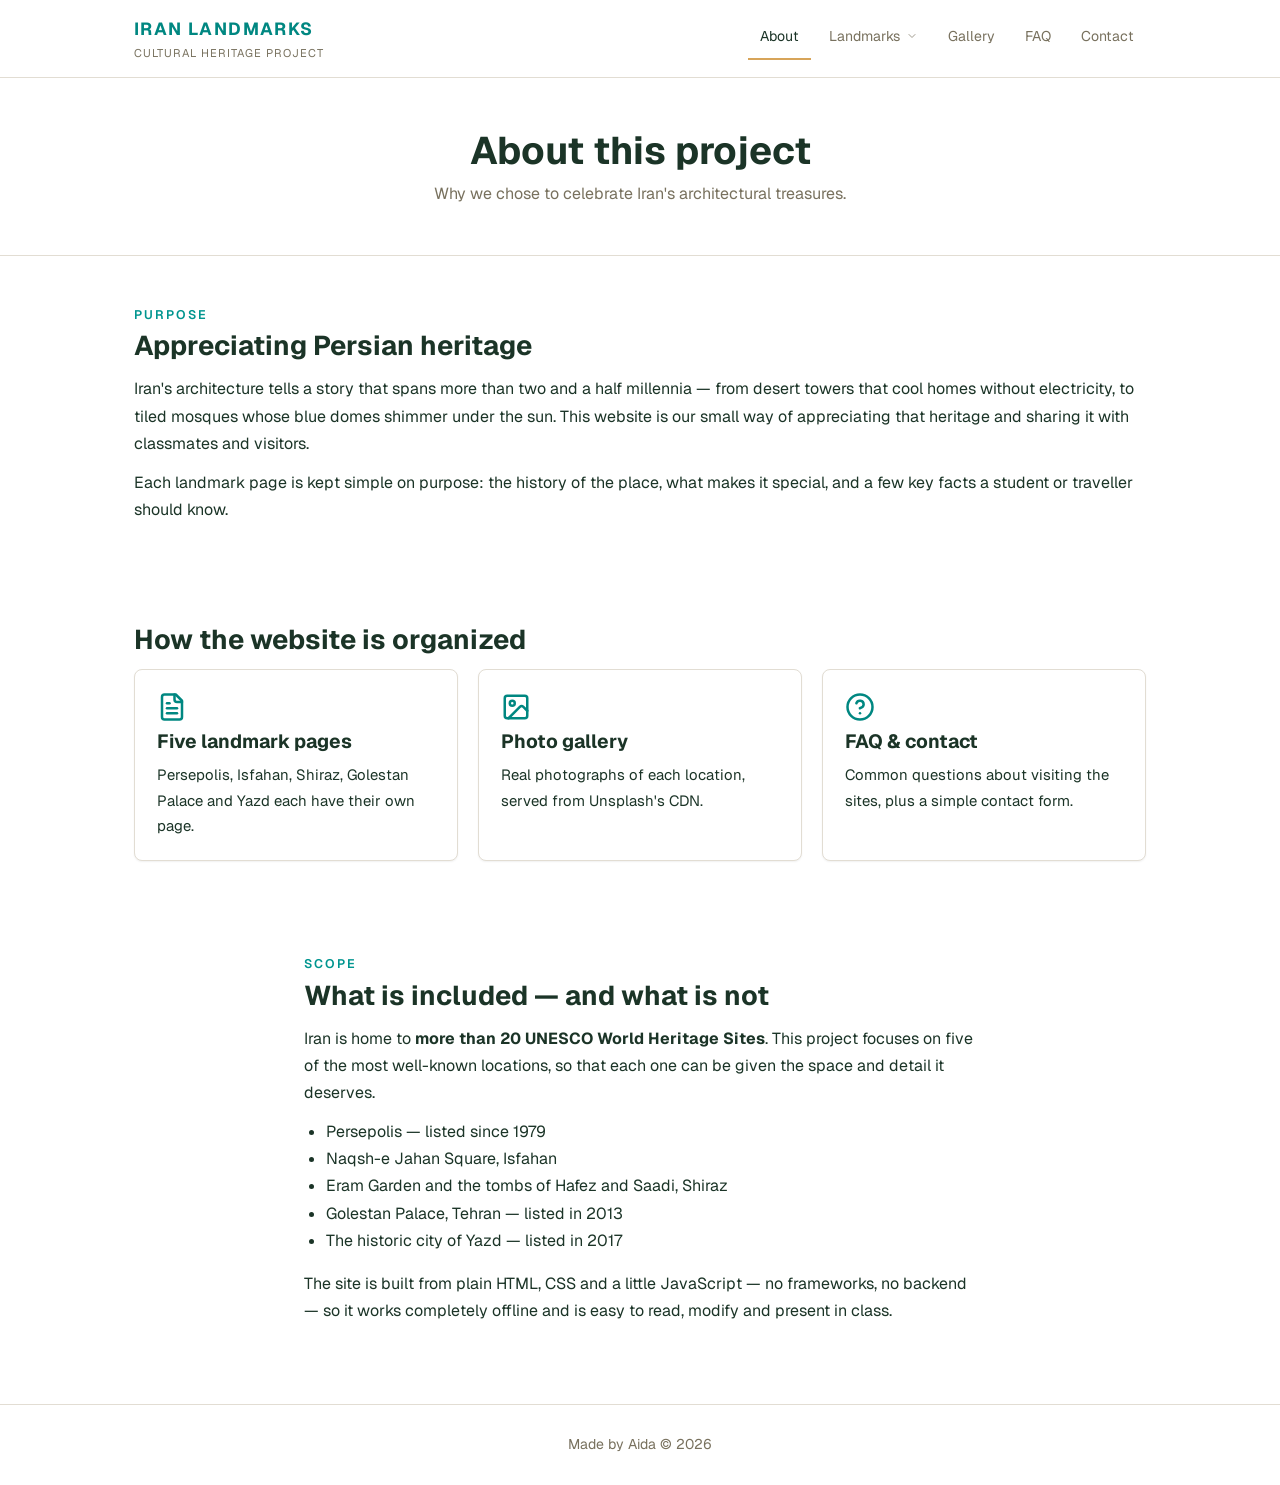
<file: about.html>
<!DOCTYPE html>
<html lang="en">
<head>
  <meta charset="UTF-8" />
  <meta name="viewport" content="width=device-width, initial-scale=1.0" />
  <meta name="description" content="About the Iran Landmarks project — purpose, appreciation for Persian heritage and project scope." />
  <title>About — Iran Landmarks</title>
  <!-- Fonts: shadcn's default "Geist" family -->
  <link rel="preconnect" href="https://fonts.googleapis.com" />
  <link rel="preconnect" href="https://fonts.gstatic.com" crossorigin />
  <link href="https://fonts.googleapis.com/css2?family=Geist:wght@400;500;600;700&family=Geist+Mono:wght@400;500&display=swap" rel="stylesheet" />
  <link rel="stylesheet" href="style.css" />
</head>
<body>

  <!-- ===================== HEADER (same on every page) =================== -->
  <header class="site-header">
    <div class="container header-inner">
      <a class="brand" href="index.html">
        <span class="brand-title">Iran Landmarks</span>
        <span class="brand-subtitle">Cultural Heritage Project</span>
      </a>

      <nav class="nav" aria-label="Main navigation">
<a href="about.html" class="active">About</a>
        <div class="nav-dropdown">
          <button class="nav-dropdown-toggle" type="button" aria-expanded="false" aria-haspopup="true">Landmarks <svg class="nav-caret" xmlns="http://www.w3.org/2000/svg" width="12" height="12" viewBox="0 0 24 24" fill="none" stroke="currentColor" stroke-width="2" stroke-linecap="round" stroke-linejoin="round" aria-hidden="true"><path d="m6 9 6 6 6-6"/></svg></button>
          <div class="nav-dropdown-menu">
            <a href="persepolis.html">Persepolis</a>
            <a href="isfahan.html">Isfahan</a>
            <a href="shiraz.html">Shiraz</a>
            <a href="golestan.html">Tehran</a>
            <a href="yazd.html">Yazd</a>
          </div>
        </div>
        <a href="gallery.html">Gallery</a>
        <a href="faq.html">FAQ</a>
        <a href="contact.html">Contact</a>
      </nav>
    </div>
  </header>

  <main>
    <!-- ============================ BANNER =============================== -->
    <section class="page-banner">
      <div class="container">
        <h1>About this project</h1>
        <p>Why we chose to celebrate Iran's architectural treasures.</p>
      </div>
    </section>

    <!-- ============================ PURPOSE ============================== -->
    <section>
      <div class="container">
        <span class="eyebrow">Purpose</span>
        <h2>Appreciating Persian heritage</h2>
        <p>
          Iran's architecture tells a story that spans more than two and a half
          millennia — from desert towers that cool homes without electricity,
          to tiled mosques whose blue domes shimmer under the sun. This website
          is our small way of appreciating that heritage and sharing it with
          classmates and visitors.
        </p>
        <p>
          Each landmark page is kept simple on purpose: the history of the
          place, what makes it special, and a few key facts a student or
          traveller should know.
        </p>
      </div>
    </section>

    <!-- ========================= SITE STRUCTURE ========================== -->
    <section>
      <div class="container">
        <h2>How the website is organized</h2>
        <div class="card-row">

          <div class="card">
            <div class="card-icon"><svg xmlns="http://www.w3.org/2000/svg" width="30" height="30" viewBox="0 0 24 24" fill="none" stroke="currentColor" stroke-width="2" stroke-linecap="round" stroke-linejoin="round" aria-hidden="true"><path d="M15 2H6a2 2 0 0 0-2 2v16a2 2 0 0 0 2 2h12a2 2 0 0 0 2-2V7Z"/><path d="M14 2v4a2 2 0 0 0 2 2h4"/><path d="M10 9H8"/><path d="M16 13H8"/><path d="M16 17H8"/></svg></div>
            <h3>Five landmark pages</h3>
            <p>Persepolis, Isfahan, Shiraz, Golestan Palace and Yazd each have their own page.</p>
          </div>

          <div class="card">
            <div class="card-icon"><svg xmlns="http://www.w3.org/2000/svg" width="30" height="30" viewBox="0 0 24 24" fill="none" stroke="currentColor" stroke-width="2" stroke-linecap="round" stroke-linejoin="round" aria-hidden="true"><rect width="18" height="18" x="3" y="3" rx="2" ry="2"/><circle cx="9" cy="9" r="2"/><path d="m21 15-3.086-3.086a2 2 0 0 0-2.828 0L6 21"/></svg></div>
            <h3>Photo gallery</h3>
            <p>Real photographs of each location, served from Unsplash's CDN.</p>
          </div>

          <div class="card">
            <div class="card-icon"><svg xmlns="http://www.w3.org/2000/svg" width="30" height="30" viewBox="0 0 24 24" fill="none" stroke="currentColor" stroke-width="2" stroke-linecap="round" stroke-linejoin="round" aria-hidden="true"><circle cx="12" cy="12" r="10"/><path d="M9.09 9a3 3 0 0 1 5.83 1c0 2-3 3-3 3"/><path d="M12 17h.01"/></svg></div>
            <h3>FAQ &amp; contact</h3>
            <p>Common questions about visiting the sites, plus a simple contact form.</p>
          </div>

        </div>
      </div>
    </section>

    <!-- ========================= PROJECT SCOPE =========================== -->
    <section>
      <div class="container" style="max-width: 720px;">
        <span class="eyebrow">Scope</span>
        <h2>What is included — and what is not</h2>
        <p>
          Iran is home to <strong>more than 20 UNESCO World Heritage Sites</strong>.
          This project focuses on five of the most well-known locations, so that
          each one can be given the space and detail it deserves.
        </p>
        <ul>
          <li>Persepolis — listed since 1979</li>
          <li>Naqsh-e Jahan Square, Isfahan</li>
          <li>Eram Garden and the tombs of Hafez and Saadi, Shiraz</li>
          <li>Golestan Palace, Tehran — listed in 2013</li>
          <li>The historic city of Yazd — listed in 2017</li>
        </ul>
        <p style="margin-top: 16px;">
          The site is built from plain HTML, CSS and a little JavaScript — no
          frameworks, no backend — so it works completely offline and is easy
          to read, modify and present in class.
        </p>
      </div>
    </section>
  </main>

  <!-- ===================== FOOTER (same on every page) =================== -->
  <footer class="site-footer">
    <div class="container footer-inner">
      <p>Made by Aida &copy; <span id="year">2026</span></p>
    </div>
  </footer>

  <script src="main.js" defer></script>
</body>
</html>
</file>
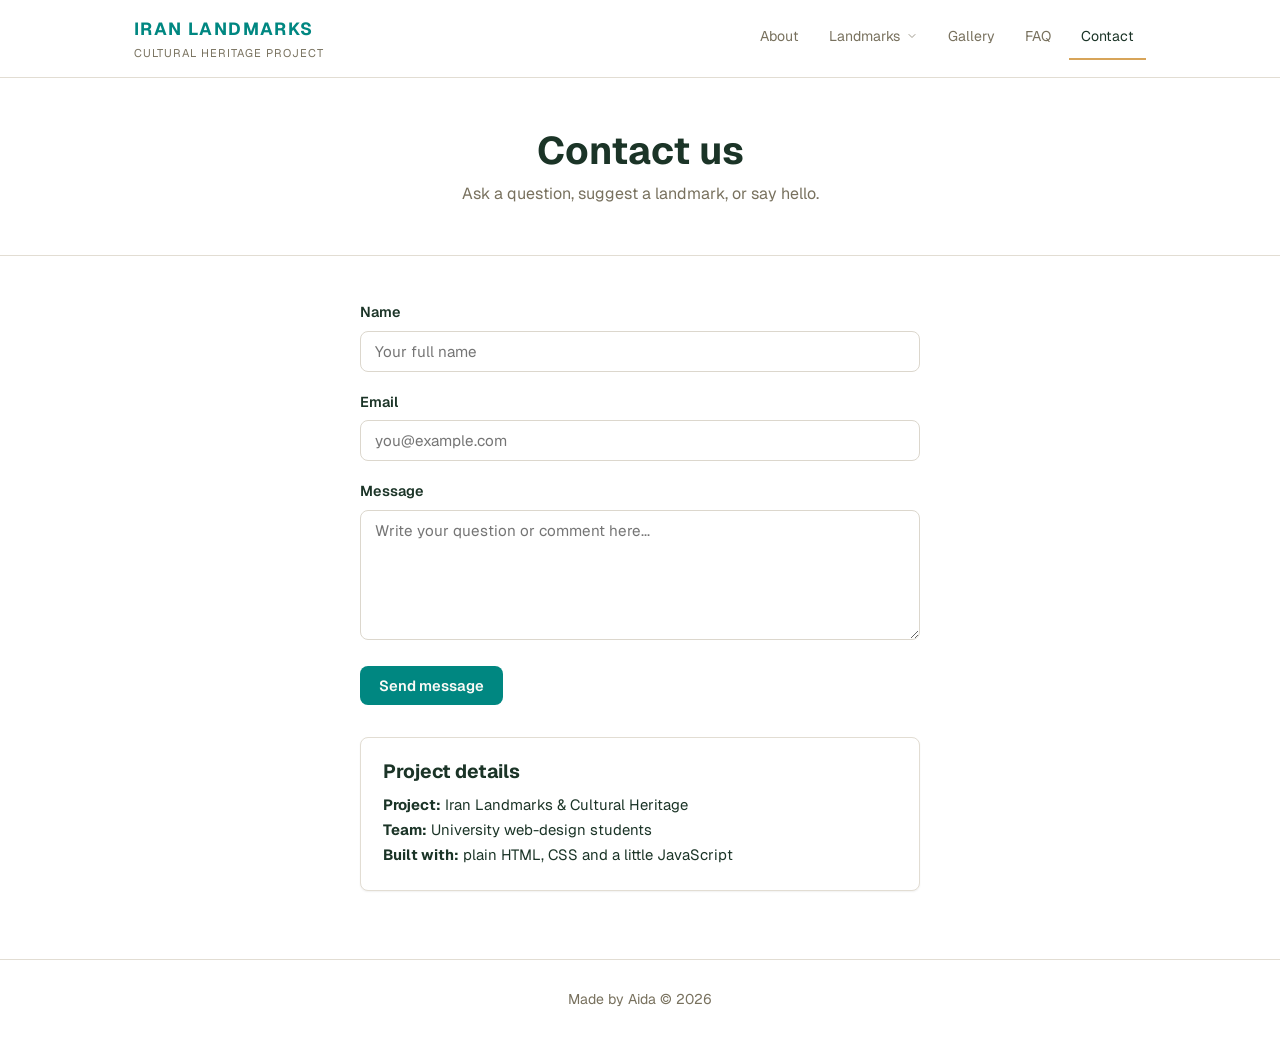
<file: contact.html>
<!DOCTYPE html>
<html lang="en">
<head>
  <meta charset="UTF-8" />
  <meta name="viewport" content="width=device-width, initial-scale=1.0" />
  <meta name="description" content="Contact page — send the project team a message with a simple form (no backend)." />
  <title>Contact — Iran Landmarks</title>
  <!-- Fonts: shadcn's default "Geist" family -->
  <link rel="preconnect" href="https://fonts.googleapis.com" />
  <link rel="preconnect" href="https://fonts.gstatic.com" crossorigin />
  <link href="https://fonts.googleapis.com/css2?family=Geist:wght@400;500;600;700&family=Geist+Mono:wght@400;500&display=swap" rel="stylesheet" />
  <link rel="stylesheet" href="style.css" />
</head>
<body>

  <!-- ===================== HEADER (same on every page) =================== -->
  <header class="site-header">
    <div class="container header-inner">
      <a class="brand" href="index.html">
        <span class="brand-title">Iran Landmarks</span>
        <span class="brand-subtitle">Cultural Heritage Project</span>
      </a>

      <nav class="nav" aria-label="Main navigation">
        <a href="about.html">About</a>
        <div class="nav-dropdown">
          <button class="nav-dropdown-toggle" type="button" aria-expanded="false" aria-haspopup="true">Landmarks <svg class="nav-caret" xmlns="http://www.w3.org/2000/svg" width="12" height="12" viewBox="0 0 24 24" fill="none" stroke="currentColor" stroke-width="2" stroke-linecap="round" stroke-linejoin="round" aria-hidden="true"><path d="m6 9 6 6 6-6"/></svg></button>
          <div class="nav-dropdown-menu">
            <a href="persepolis.html">Persepolis</a>
            <a href="isfahan.html">Isfahan</a>
            <a href="shiraz.html">Shiraz</a>
            <a href="golestan.html">Tehran</a>
            <a href="yazd.html">Yazd</a>
          </div>
        </div>
        <a href="gallery.html">Gallery</a>
        <a href="faq.html">FAQ</a>
        <a href="contact.html" class="active">Contact</a>
      </nav>
    </div>
  </header>

  <main>
    <!-- ============================ BANNER =============================== -->
    <section class="page-banner">
      <div class="container">
        <h1>Contact us</h1>
        <p>Ask a question, suggest a landmark, or say hello.</p>
      </div>
    </section>

    <!-- =========================== THE FORM ============================== -->
    <section>
      <div class="container">
        <form class="contact-form" id="contactForm" novalidate>

          <!-- Success message — revealed by main.js when the form is valid -->
          <div class="form-success">
            ✅ Thank you! Your message has been sent (this is a demonstration —
            there is no server, so nothing actually leaves the page).
          </div>

          <div class="form-group">
            <label class="form-label" for="name">Name</label>
            <input class="form-input" type="text" id="name" name="name"
                   placeholder="Your full name" autocomplete="name" />
          </div>

          <div class="form-group">
            <label class="form-label" for="email">Email</label>
            <input class="form-input" type="email" id="email" name="email"
                   placeholder="you@example.com" autocomplete="email" />
          </div>

          <div class="form-group">
            <label class="form-label" for="message">Message</label>
            <textarea class="form-input" id="message" name="message"
                      placeholder="Write your question or comment here..."></textarea>
          </div>

          <button class="button button--primary" type="submit">Send message</button>
        </form>

        <!-- Simple mock address details -->
        <div class="card" style="max-width: 560px; margin: 32px auto 0;">
          <h3>Project details</h3>
          <p>
            <strong>Project:</strong> Iran Landmarks &amp; Cultural Heritage<br />
            <strong>Team:</strong> University web-design students<br />
            <strong>Built with:</strong> plain HTML, CSS and a little JavaScript
          </p>
        </div>
      </div>
    </section>
  </main>

  <!-- ===================== FOOTER (same on every page) =================== -->
  <footer class="site-footer">
    <div class="container footer-inner">
      <p>Made by Aida &copy; <span id="year">2026</span></p>
    </div>
  </footer>

  <script src="main.js" defer></script>
</body>
</html>
</file>
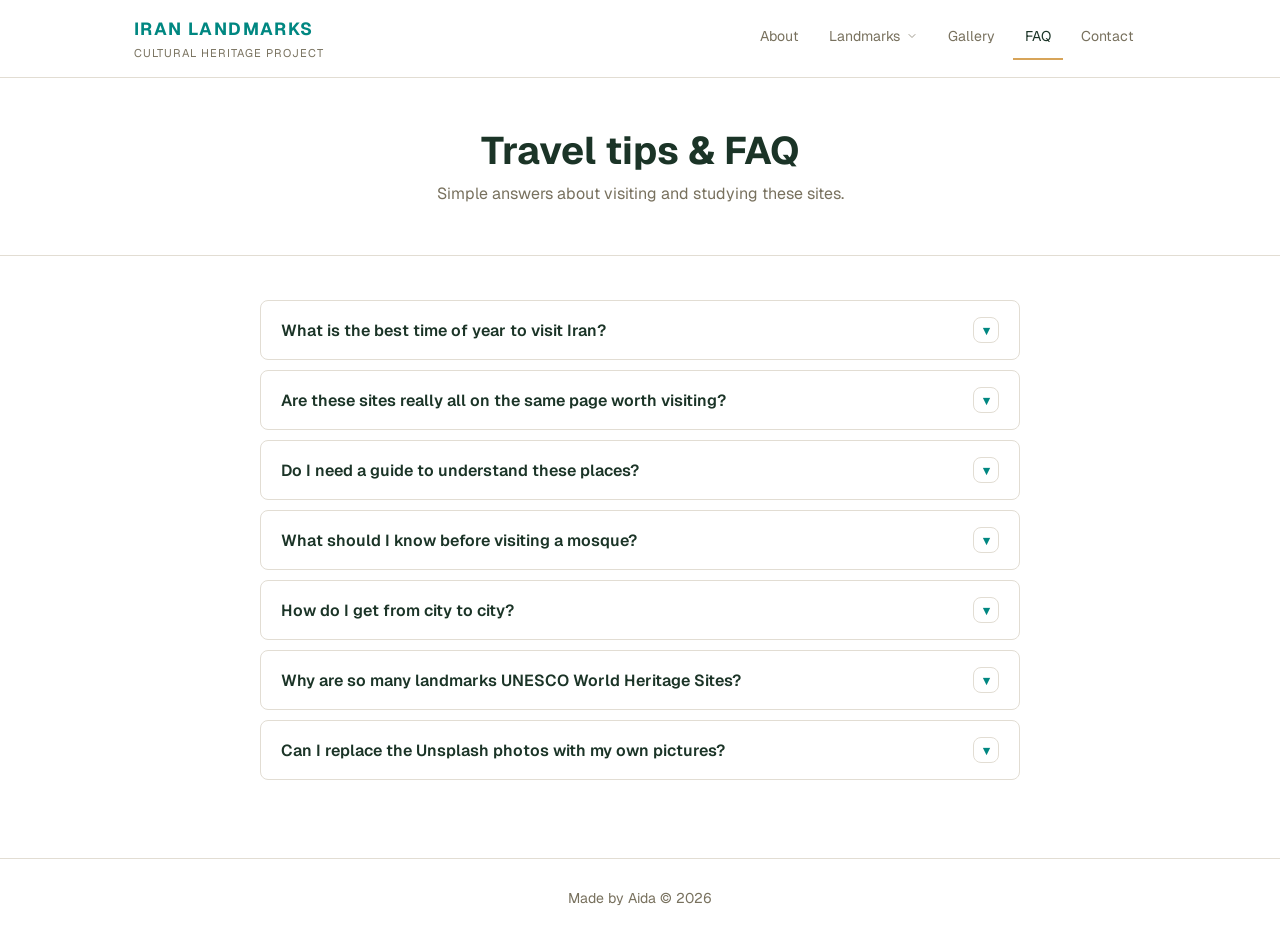
<file: faq.html>
<!DOCTYPE html>
<html lang="en">
<head>
  <meta charset="UTF-8" />
  <meta name="viewport" content="width=device-width, initial-scale=1.0" />
  <meta name="description" content="Travel tips and FAQ about visiting and studying Iran's landmarks." />
  <title>Travel Tips &amp; FAQ — Iran Landmarks</title>
  <!-- Fonts: shadcn's default "Geist" family -->
  <link rel="preconnect" href="https://fonts.googleapis.com" />
  <link rel="preconnect" href="https://fonts.gstatic.com" crossorigin />
  <link href="https://fonts.googleapis.com/css2?family=Geist:wght@400;500;600;700&family=Geist+Mono:wght@400;500&display=swap" rel="stylesheet" />
  <link rel="stylesheet" href="style.css" />
</head>
<body>

  <!-- ===================== HEADER (same on every page) =================== -->
  <header class="site-header">
    <div class="container header-inner">
      <a class="brand" href="index.html">
        <span class="brand-title">Iran Landmarks</span>
        <span class="brand-subtitle">Cultural Heritage Project</span>
      </a>

      <nav class="nav" aria-label="Main navigation">
        <a href="about.html">About</a>
        <div class="nav-dropdown">
          <button class="nav-dropdown-toggle" type="button" aria-expanded="false" aria-haspopup="true">Landmarks <svg class="nav-caret" xmlns="http://www.w3.org/2000/svg" width="12" height="12" viewBox="0 0 24 24" fill="none" stroke="currentColor" stroke-width="2" stroke-linecap="round" stroke-linejoin="round" aria-hidden="true"><path d="m6 9 6 6 6-6"/></svg></button>
          <div class="nav-dropdown-menu">
            <a href="persepolis.html">Persepolis</a>
            <a href="isfahan.html">Isfahan</a>
            <a href="shiraz.html">Shiraz</a>
            <a href="golestan.html">Tehran</a>
            <a href="yazd.html">Yazd</a>
          </div>
        </div>
        <a href="gallery.html">Gallery</a>
        <a href="faq.html" class="active">FAQ</a>
        <a href="contact.html">Contact</a>
      </nav>
    </div>
  </header>

  <main>
    <!-- ============================ BANNER =============================== -->
    <section class="page-banner">
      <div class="container">
        <h1>Travel tips &amp; FAQ</h1>
        <p>Simple answers about visiting and studying these sites.</p>
      </div>
    </section>

    <!-- ========================= ACCORDION =============================== -->
    <section>
      <div class="container">
        <div class="accordion">

          <!-- Each item is one question + one answer. Clicking the question
               button toggles the .open class (see main.js and style.css). -->
          <div class="accordion-item">
            <button class="accordion-trigger" type="button">
              What is the best time of year to visit Iran?
              <span class="accordion-chevron">▾</span>
            </button>
            <div class="accordion-content">
              <p>
                Spring (March–May) and autumn (September–November) are the most
                pleasant months. Summers are very hot in the desert cities
                (Yazd, and even Isfahan), while winters can be cold in Tehran.
                For this project, the good news is that the sites can be looked
                up at any time — no plane ticket required!
              </p>
            </div>
          </div>

          <div class="accordion-item">
            <button class="accordion-trigger" type="button">
              Are these sites really all on the same page worth visiting?
              <span class="accordion-chevron">▾</span>
            </button>
            <div class="accordion-content">
              <p>
                Absolutely. Four of the five featured locations are UNESCO World
                Heritage Sites (Persepolis, Naqsh-e Jahan, Golestan Palace and
                the historic city of Yazd), and Eram Garden belongs to the
                UNESCO "Persian Gardens" group. They are among the most
                celebrated treasures in the country.
              </p>
            </div>
          </div>

          <div class="accordion-item">
            <button class="accordion-trigger" type="button">
              Do I need a guide to understand these places?
              <span class="accordion-chevron">▾</span>
            </button>
            <div class="accordion-content">
              <p>
                Not to enjoy them! Each site has explanatory signs and local
                guides are widely available. For studying at home, the landmark
                pages on this website summarize the main ideas in plain
                language — plenty for a class presentation.
              </p>
            </div>
          </div>

          <div class="accordion-item">
            <button class="accordion-trigger" type="button">
              What should I know before visiting a mosque?
              <span class="accordion-chevron">▾</span>
            </button>
            <div class="accordion-content">
              <p>
                Dress modestly: shoulders and knees covered, and a headscarf for
                women (taken outside the buildings). Shoes are removed at the
                entrance. It is always respectful to be quiet inside a place of
                worship, even when it is crowded with tourists.
              </p>
            </div>
          </div>

          <div class="accordion-item">
            <button class="accordion-trigger" type="button">
              How do I get from city to city?
              <span class="accordion-chevron">▾</span>
            </button>
            <div class="accordion-content">
              <p>
                The classic route is Tehran → Kashan → Isfahan → Shiraz (with
                Persepolis as a day trip from Shiraz), then north to Yazd.
                Buses, trains and domestic flights are cheap and reliable.
                For nomads inside the browser, the navigation bar gets you
                between all ten pages instantly.
              </p>
            </div>
          </div>

          <div class="accordion-item">
            <button class="accordion-trigger" type="button">
              Why are so many landmarks UNESCO World Heritage Sites?
              <span class="accordion-chevron">▾</span>
            </button>
            <div class="accordion-content">
              <p>
                UNESCO lists sites of "outstanding universal value." Iran
                currently has more than 20, which reflects both the length of
                its history and how well many monuments, gardens and cities have
                survived for millennia. The listing also helps with funding and
                protection.
              </p>
            </div>
          </div>

          <div class="accordion-item">
            <button class="accordion-trigger" type="button">
              Can I replace the Unsplash photos with my own pictures?
              <span class="accordion-chevron">▾</span>
            </button>
            <div class="accordion-content">
              <p>
                Yes. The images are loaded from Unsplash's CDN via the
                <code>src</code> attribute of each <code>&lt;img&gt;</code> tag.
                Take your own pictures or use other freely licensed photos
                (for example from Wikimedia Commons), then simply change that
                <code>src</code> to point to your files.
              </p>
            </div>
          </div>

        </div>
      </div>
    </section>
  </main>

  <!-- ===================== FOOTER (same on every page) =================== -->
  <footer class="site-footer">
    <div class="container footer-inner">
      <p>Made by Aida &copy; <span id="year">2026</span></p>
    </div>
  </footer>

  <script src="main.js" defer></script>
</body>
</html>
</file>
<file: style.css>
/* ==========================================================================
   IRAN LANDMARKS & CULTURAL HERITAGE — style.css
   --------------------------------------------------------------------------
   A single stylesheet shared by all 10 pages.

   It follows the "shadcn / ui" design system:
   • Every color is stored in CSS variables (tokens) in :root, with names
     like --background, --foreground, --primary, --ring, --radius...
   • Components (button, card, input, accordion, badge) are built from those
     tokens, so you can re-theme the whole site by editing a few lines.
   • Visual flavor: clean white background, turquoise accents,
      gold highlights — inspired by Persian art and the tiles of Isfahan.

   File map:
     1. Design tokens           (:root CSS variables)
     2. Base styles             (reset, body, headings, links, container)
     3. Button                  (shadcn-style variants)
     4. Card                    (bordered/shadowed surfaces)
     5. Badge                   (small category labels)
     6. Header & navigation
     7. Hero sections           (home hero + subpage banner)
     8. Layout helpers          (two-column, grids, facts box)
     9. Gallery                 (photo grid with captions)
     10. Accordion (FAQ)
     11. Form                    (inputs, labels, success message)
     12. Footer
     13. Small responsive rules
   ========================================================================== */

/* --------------------------------------------------------------------------
   1. DESIGN TOKENS
   The whole color scheme lives here. Like shadcn, we use oklch() colors
   (modern, readable) but with a warm Persian-inspired palette.
   -------------------------------------------------------------------------- */
:root {
  /* Base surfaces */
  --background:         oklch(1 0 0);            /* white page background      */
  --foreground:         oklch(0.30 0.04 160);    /* deep green-black text      */

  /* Cards and panels */
  --card:               oklch(1 0 0);
  --card-foreground:    oklch(0.30 0.04 160);

  /* Primary action color — turquoise */
  --primary:            oklch(0.55 0.12 190);
  --primary-foreground: oklch(0.985 0.005 90);

  /* Secondary / softer surface — warm sand */
  --secondary:          oklch(0.945 0.02 85);
  --secondary-foreground: oklch(0.30 0.04 160);

  /* Muted text and panels */
  --muted:              oklch(0.93 0.015 80);
  --muted-foreground:   oklch(0.55 0.03 90);

  /* Accent (turquoise) for highlights in cards/FAQ */
  --accent:             oklch(0.60 0.11 190);
  --accent-foreground:  oklch(0.32 0.07 190);

  /* Destructive (error) red */
  --destructive:        oklch(0.60 0.19 27);

  /* Wait; gold used for special highlights like brand and badges */
  --gold:               oklch(0.75 0.11 75);
  --gold-foreground:    oklch(0.25 0.03 90);

  /* Lines, inputs and focus rings */
  --border:             oklch(0.90 0.015 85);
  --input:              oklch(0.88 0.015 85);
  --ring:               oklch(0.55 0.12 190);

  /* Shape and elevation (copied from shadcn defaults) */
  --radius: 0.5rem;                                 /* border radius for cards   */
  --shadow-sm: 0 1px 2px rgba(16, 24, 20, 0.06);
  --shadow-md: 0 4px 12px rgba(16, 24, 20, 0.10);

  --content-width: 1060px;                          /* max width of page content */

  /* Typography — shadcn's default font family is "Geist" (by Vercel).
     It is loaded from Google Fonts on each page; if the visitor is offline
     the fallback system fonts below are used instead. */
  --font-sans: "Geist", Tahoma, Verdana, "Segoe UI", Arial, sans-serif;
  --font-mono: "Geist Mono", ui-monospace, SFMono-Regular, Menlo, Consolas, monospace;
}

/* --------------------------------------------------------------------------
   2. BASE STYLES
   -------------------------------------------------------------------------- */
* {
  margin: 0;
  padding: 0;
  box-sizing: border-box;
}

/* Every text on the site uses Geist: setting the font on the <html> root
   means every element inherits it, even elements that forget to specify
   their own (buttons, inputs, captions, headings...). */
html {
  font-family: var(--font-sans);
}

body {
  background-color: var(--background);
  color: var(--foreground);
  line-height: 1.7;
}

/* Headings share the same Geist font as everything else (shadcn style) */
h1, h2, h3 {
  color: var(--foreground);
  line-height: 1.25;
  margin-bottom: 12px;
}

h1 { font-size: 2.4rem; }
h2 { font-size: 1.7rem; }
h3 { font-size: 1.2rem; }

p { margin-bottom: 12px; }

a { color: var(--primary); }

ul, ol { padding-left: 22px; }

/* Code snippets also use the regular Geist font, so the whole site stays
   visually consistent (mono is still available as --font-mono if needed). */
code {
  font-size: 0.9em;
  background: var(--secondary);
  border-radius: 4px;
  padding: 0 4px;
}

/* .container centers content and limits its width */
.container {
  max-width: var(--content-width);
  margin: 0 auto;
  padding: 0 24px;
}

/* Sections naturally have breathing room */
section { padding: 44px 0; }

/* Focus ring — the same visible outline on every focusable element,
   following the shadcn pattern of a 2px ring in the --ring color. */
a:focus-visible,
button:focus-visible,
input:focus-visible,
textarea:focus-visible {
  outline: 2px solid var(--ring);
  outline-offset: 2px;
  border-radius: calc(var(--radius) / 2);
}

/* Small decorative eyebrow above titles */
.eyebrow {
  display: inline-block;
  font-size: 0.78rem;
  font-weight: 600;
  letter-spacing: 2px;
  text-transform: uppercase;
  color: var(--accent);
  margin-bottom: 4px;
}

/* --------------------------------------------------------------------------
   3. BUTTON — shadcn-style variants
   Base .button plus modifiers: --primary, --secondary, --outline, --ghost.
   All share the same focus ring and press feedback.
   -------------------------------------------------------------------------- */
.button {
  display: inline-flex;
  align-items: center;
  justify-content: center;
  gap: 8px;
  border: 1px solid transparent;
  border-radius: var(--radius);
  padding: 9px 18px;
  font-family: inherit;
  font-size: 0.92rem;
  font-weight: 600;
  cursor: pointer;
  text-decoration: none;
  background: transparent;
  transition: background 0.15s ease, color 0.15s ease, border-color 0.15s ease;
}

.button:active {
  transform: translateY(1px);
}

/* Main turquoise on light text */
.button--primary {
  background: var(--primary);
  color: var(--primary-foreground);
}
.button--primary:hover {
  background: oklch(0.49 0.12 190);
}

/* Soft sand button */
.button--secondary {
  background: var(--secondary);
  color: var(--secondary-foreground);
}
.button--secondary:hover {
  background: oklch(0.90 0.02 85);
}

/* Outlined button (ghost with a visible border) */
.button--outline {
  border-color: var(--primary);
  color: var(--primary);
}
.button--outline:hover {
  background: var(--primary);
  color: var(--primary-foreground);
}

/* --------------------------------------------------------------------------
   4. CARD — a bordered white panel with subtle shadow
   -------------------------------------------------------------------------- */
.card {
  background: var(--card);
  color: var(--card-foreground);
  border: 1px solid var(--border);
  border-radius: var(--radius);
  box-shadow: var(--shadow-sm);
  padding: 22px;
}

/* Lucide icon inside feature cards */
.card-icon {
  display: inline-flex;
  color: var(--primary);
  margin-bottom: 8px;
}

.card h3 { margin-bottom: 8px; }
.card p  { font-size: 0.93rem; margin-bottom: 0; }

/* Small "button-like" link at the bottom of cards */
.card-link {
  display: inline-block;
  margin-top: 12px;
  font-size: 0.9rem;
  font-weight: 600;
  color: var(--gold);
  text-decoration: none;
}
.card-link:hover { text-decoration: underline; }
.card-link svg {
  vertical-align: -2px;
  margin-left: 4px;
}

/* --------------------------------------------------------------------------
   5. BADGE — small colored label (UNESCO, dates, categories...)
   -------------------------------------------------------------------------- */
.badge {
  display: inline-block;
  border-radius: 999px;
  background: var(--muted);
  color: var(--muted-foreground);
  border: 1px solid var(--border);
  padding: 3px 12px;
  font-size: 0.78rem;
  font-weight: 600;
}

/* Gold badge reserved for special highlights */
.badge--gold {
  background: var(--gold);
  color: var(--gold-foreground);
  border-color: var(--gold);
}

/* --------------------------------------------------------------------------
   6. HEADER & NAVIGATION
   A clean bordered header: brand on the left, links on the right.
   The current page gets a solid gold line underneath; hovering shows
   a lighter, softer line. That's it — no chips, no boxes.
   -------------------------------------------------------------------------- */
.site-header {
  background: var(--card);
  border-bottom: 1px solid var(--border);
  position: sticky;
  top: 0;
  z-index: 50;
}

.header-inner {
  display: flex;
  flex-wrap: wrap;
  align-items: center;
  justify-content: space-between;
  gap: 12px;
  padding-top: 14px;
  padding-bottom: 14px;
}

.brand {
  text-decoration: none;
  color: var(--foreground);
}

.brand-title {
  font-family: var(--font-sans);
  font-size: 1.1rem;
  color: var(--primary);
  font-weight: 700;
  letter-spacing: 0.08em;
  text-transform: uppercase;
}

.brand-subtitle {
  display: block;
  font-size: 0.7rem;
  letter-spacing: 1px;
  text-transform: uppercase;
  color: var(--muted-foreground);
}

.nav {
  display: flex;
  flex-wrap: wrap;
  gap: 6px;
}

/* Simple pill-free links: just text with a reserved underline slot */
.nav a {
  display: inline-block;
  padding: 8px 12px 10px;
  color: var(--muted-foreground);
  text-decoration: none;
  font-size: 0.88rem;
  border-bottom: 2px solid transparent;  /* keeps layout stable for the line */
}

/* Hover: a lighter, softer line under the link */
.nav a:hover {
  border-bottom-color: oklch(0.75 0.11 75 / 0.35);  /* faded gold */
  color: var(--foreground);
}

/* Current page: a solid gold line under the link */
.nav a.active {
  border-bottom-color: var(--gold);
  color: var(--foreground);
}

/* "Landmarks" dropdown — one nav item with a small menu of the 5 sites */
.nav-dropdown {
  position: relative;
}

.nav-dropdown-toggle {
  display: inline-flex;
  align-items: center;
  gap: 6px;
  padding: 8px 12px 10px;
  background: none;
  border: none;
  border-bottom: 2px solid transparent;
  color: var(--muted-foreground);
  font-family: inherit;
  font-size: 0.88rem;
  line-height: inherit;
  text-align: left;
  cursor: pointer;
}

.nav-dropdown-toggle:hover {
  border-bottom-color: oklch(0.75 0.11 75 / 0.35);  /* faded gold */
  color: var(--foreground);
}

.nav-dropdown-toggle.active {
  border-bottom-color: var(--gold);
  color: var(--foreground);
}

.nav-caret {
  width: 12px;
  height: 12px;
  opacity: 0.7;
}

.nav-dropdown-menu {
  display: none;
  position: absolute;
  top: calc(100% + 6px);
  right: 0;
  min-width: 168px;
  flex-direction: column;
  gap: 2px;
  background: var(--card);
  border: 1px solid var(--border);
  border-radius: var(--radius);
  box-shadow: var(--shadow-md);
  padding: 6px;
  z-index: 60;
}

.nav-dropdown.open .nav-dropdown-menu {
  display: flex;
}

.nav-dropdown-menu a {
  display: block;
  padding: 8px 12px;
  border: none !important;
  border-radius: calc(var(--radius) / 2);
  color: var(--muted-foreground);
  text-decoration: none;
  font-size: 0.88rem;
}

.nav-dropdown-menu a:hover {
  background: var(--muted);
  color: var(--foreground);
}

/* --------------------------------------------------------------------------
   7. HERO SECTIONS
   The tall welcome banner on Home and the smaller banner on other pages,
   with a clean white surface in the turquoise + gold palette.
   -------------------------------------------------------------------------- */
.hero {
  position: relative;
  min-height: 76vh;
  display: flex;
  flex-direction: column;
  justify-content: center;
  background-color: #ffffff;
  color: var(--foreground);
  text-align: center;
  padding: 72px 0;
}

.hero .container { width: 100%; }

.hero h1 {
  color: var(--foreground);
  font-size: clamp(1.9rem, 5vw, 2.9rem);
  margin-bottom: 14px;
}

.hero p {
  max-width: 660px;
  margin: 0 auto 20px;
  font-size: 1.05rem;
  color: var(--muted-foreground);
}

.hero .buttons {
  display: flex;
  gap: 12px;
  justify-content: center;
  flex-wrap: wrap;
}

/* Larger, fully-rounded CTA button (used in the hero) */
.button--lg {
  padding: 13px 30px;
  font-size: 1rem;
  border-radius: 999px;
}

/* --------------------------------------------------------------------------
   7b. HERO THEME CARDS — three image cards under the hero headline
   -------------------------------------------------------------------------- */
.hero-cards {
  display: grid;
  grid-template-columns: repeat(auto-fit, minmax(220px, 1fr));
  gap: 20px;
  margin-top: 54px;
  text-align: left;
}

.hero-card {
  position: relative;
  display: block;
  border-radius: 16px;
  overflow: hidden;
  text-decoration: none;
  aspect-ratio: 4 / 3;
  box-shadow: var(--shadow-md);
  background: #000;
}

.hero-card img {
  width: 100%;
  height: 100%;
  object-fit: cover;
  display: block;
  transition: transform 0.35s ease;
}

.hero-card:hover img { transform: scale(1.05); }

.hero-card::after {
  content: "";
  position: absolute;
  inset: 0;
  background: linear-gradient(to top, rgba(0, 0, 0, 0.55), transparent 55%);
}

.hero-card-arrow {
  position: absolute;
  right: 14px;
  bottom: 14px;
  width: 36px;
  height: 36px;
  border-radius: 50%;
  background: #ffffff;
  color: var(--foreground);
  display: inline-flex;
  align-items: center;
  justify-content: center;
  font-size: 1.1rem;
  z-index: 2;
  transition: transform 0.2s ease;
}

.hero-card:hover .hero-card-arrow { transform: translate(2px, -2px); }

.hero-card-label {
  position: absolute;
  left: 16px;
  right: 62px;
  bottom: 18px;
  z-index: 2;
  color: #ffffff;
  display: flex;
  flex-direction: column;
  gap: 2px;
}

.hero-card-label strong { font-size: 1.05rem; }
.hero-card-label span { font-size: 0.85rem; opacity: 0.85; }

/* Smaller banner used on the other 9 pages */
.page-banner {
  background: #ffffff;
  border-bottom: 1px solid var(--border);
  text-align: center;
  padding: 48px 24px;
}

.page-banner h1 {
  margin-bottom: 6px;
}

.page-banner p {
  color: var(--muted-foreground);
  margin: 0;
}

/* --------------------------------------------------------------------------
   8. LAYOUT HELPERS
   -------------------------------------------------------------------------- */

/* Two-column layout: text on one side, picture/facts on the other.
   Flexbox wraps the halves into a single column on small screens. */
.two-column {
  display: flex;
  flex-wrap: wrap;
  gap: 32px;
  align-items: center;
}

.two-column > div {
  flex: 1 1 340px;
}

/* "Key facts" panel — a card with an accent heading */
.facts { border-left: 4px solid var(--gold); }
.facts h3 {
  color: var(--accent);
  font-size: 1rem;
  margin-bottom: 8px;
}
.facts li { font-size: 0.92rem; margin-bottom: 6px; }

/* A row of feature cards on the Home / About pages */
.card-row {
  display: flex;
  flex-wrap: wrap;
  gap: 20px;
}
.card-row .card { flex: 1 1 240px; }

/* .center helps center text inside a section */
.center { text-align: center; }

/* Stand-in for a real photo: a soft gradient panel with an emoji.
   Note each image in the gallery is a real file in /images. */
.figure {
  border: 1px solid var(--border);
  border-radius: var(--radius);
  overflow: hidden;
  box-shadow: var(--shadow-sm);
}

.figure img {
  width: 100%;
  display: block;
}

/* --------------------------------------------------------------------------
   9. GALLERY — responsive photo grid with captions
   -------------------------------------------------------------------------- */
.gallery {
  display: grid;
  grid-template-columns: repeat(auto-fill, minmax(240px, 1fr));
  gap: 20px;
}

.gallery-figure {
  background: var(--card);
  border: 1px solid var(--border);
  border-radius: var(--radius);
  overflow: hidden;
  box-shadow: var(--shadow-sm);
}

.gallery-figure img {
  width: 100%;
  aspect-ratio: 4 / 3;
  object-fit: cover;
  display: block;
  transition: transform 0.3s ease;
}

.gallery-figure a {
  display: block;
  overflow: hidden;
}

.gallery-figure a:hover img { transform: scale(1.05); }

.gallery-figure figcaption {
  padding: 10px 14px;
  text-align: center;
  font-size: 0.85rem;
  color: var(--muted-foreground);
}

/* --------------------------------------------------------------------------
   10. ACCORDION (FAQ)
   Question buttons stack; the answer panel sits directly under its button.
   main.js toggles the .open class to reveal the hidden panel.
   -------------------------------------------------------------------------- */
.accordion {
  max-width: 760px;
  margin: 0 auto;
}

.accordion-item {
  border: 1px solid var(--border);
  border-radius: var(--radius);
  background: var(--card);
  margin-bottom: 10px;
  overflow: hidden;
}

.accordion-trigger {
  width: 100%;
  display: flex;
  align-items: center;
  justify-content: space-between;
  gap: 12px;
  background: none;
  border: none;
  padding: 16px 20px;
  font-family: var(--font-sans);
  font-size: 1rem;
  font-weight: 600;
  color: var(--foreground);
  cursor: pointer;
  text-align: left;
}

/* The little chevron at the right; rotated 180deg when open */
.accordion-chevron {
  flex-shrink: 0;
  border: 1px solid var(--border);
  border-radius: var(--radius);
  width: 26px;
  height: 26px;
  display: inline-flex;
  align-items: center;
  justify-content: center;
  font-size: 0.8rem;
  color: var(--primary);
  transition: transform 0.2s ease;
}

.accordion-item.open .accordion-chevron { transform: rotate(180deg); }

/* The answer panel is collapsed by default via max-height trick,
   which also animates smoothly. */
.accordion-content {
  max-height: 0;
  overflow: hidden;
  transition: max-height 0.25s ease;
  padding: 0 20px;
}

.accordion-content p {
  padding-bottom: 18px;
  margin: 0;
  font-size: 0.94rem;
  color: var(--muted-foreground);
}

/* When main.js adds .open, the panel grows to show its text */
.accordion-item.open .accordion-content {
  max-height: 400px;
  border-top: 1px solid var(--border);
  padding-top: 14px;
}

/* --------------------------------------------------------------------------
   11. FORM — inputs, labels, success message
   -------------------------------------------------------------------------- */
.contact-form {
  max-width: 560px;
  margin: 0 auto;
}

.form-group { margin-bottom: 18px; }

.form-label {
  display: block;
  font-size: 0.9rem;
  font-weight: 600;
  color: var(--foreground);
  margin-bottom: 6px;
}

.form-input {
  width: 100%;
  background: var(--card);
  border: 1px solid var(--input);
  border-radius: var(--radius);
  padding: 10px 14px;
  font-family: inherit;
  font-size: 0.95rem;
  color: var(--foreground);
}

.form-input:focus-visible {
  outline: 2px solid var(--ring);
  outline-offset: 0;
  border-color: transparent;
}

textarea.form-input { min-height: 130px; resize: vertical; }

/* Green confirmation box — hidden until main.js adds .show */
.form-success {
  display: none;
  border: 1px solid oklch(0.70 0.15 150);
  background: oklch(0.97 0.03 150);
  color: oklch(0.40 0.10 150);
  border-radius: var(--radius);
  padding: 14px 16px;
  font-size: 0.92rem;
  margin-bottom: 18px;
}
.form-success.show { display: block; }

/* --------------------------------------------------------------------------
   12. FOOTER
   -------------------------------------------------------------------------- */
.site-footer {
  background: var(--card);
  border-top: 1px solid var(--border);
  margin-top: 24px;
  padding: 28px 0;
}

.footer-inner {
  display: flex;
  flex-wrap: wrap;
  justify-content: center;
  gap: 16px;
  font-size: 0.88rem;
  color: var(--muted-foreground);
}

.footer-inner a { color: var(--gold); text-decoration: none; }
.footer-inner a:hover { text-decoration: underline; }
.footer-inner p { margin: 0; }

/* --------------------------------------------------------------------------
   13. RESPONSIVE RULES
   Flex/grid layout already wraps by itself; a few final touches only.
   -------------------------------------------------------------------------- */
@media (max-width: 640px) {
  .hero { padding: 48px 0; min-height: auto; }
  .page-banner { padding: 36px 20px; }
  h1 { font-size: 1.8rem; }
  section { padding: 32px 0; }
  .rosary-links { text-align: center; }
}
</file>
